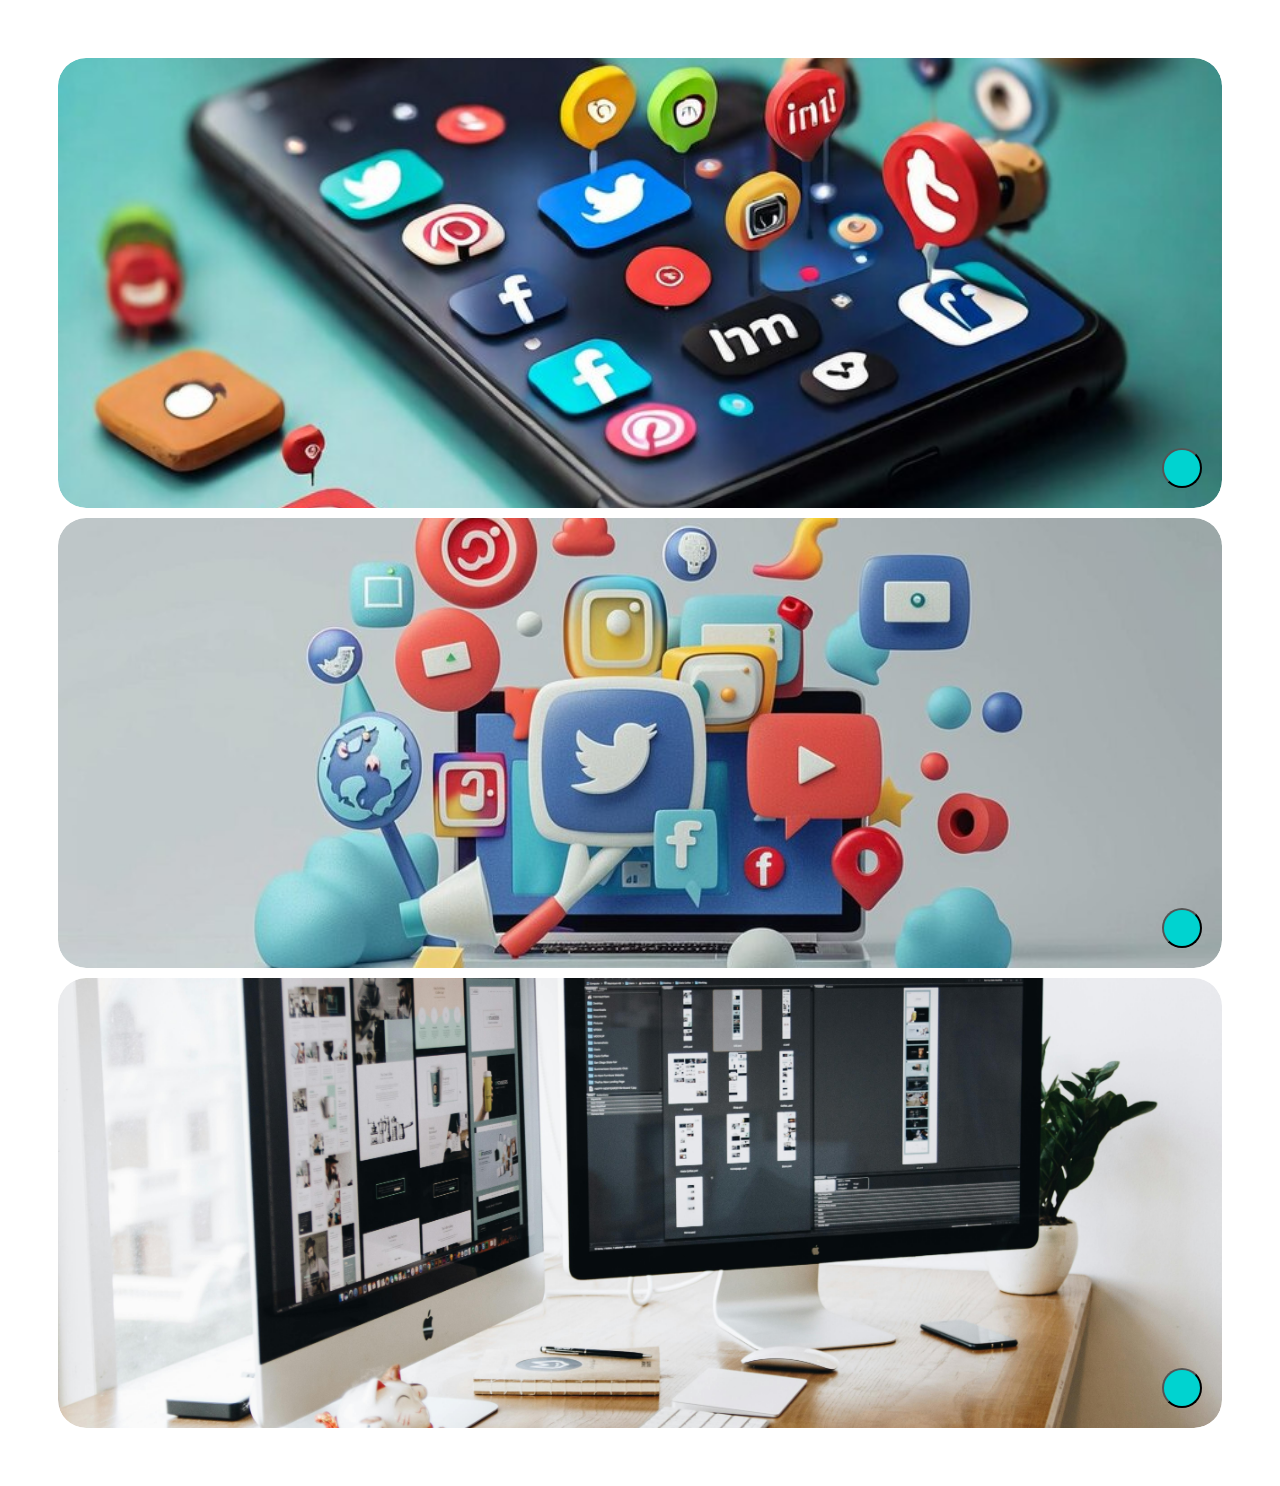
<file: trial.htm>
<html lang="en">
<head>
    <meta charset="UTF-8">
    <meta name="viewport" content="width=device-width, initial-scale=1.0">
    <title>Others</title>
    <link rel="stylesheet" href="Css/Addons.css">
</head>
<body>

    <!-- Others Section -->
 <section class="new-section">
    <div class="container mx-auto px-6 py-8">
        <div class="grid grid-cols-1 md:grid-cols-3 gap-8">
            <div class="card">
                <img src="img/Social.jpg" alt="Design System Basic">
                <div class="card-content">
                    <h3 class="card-title">Design System Basic</h3>
                    <p class="card-author">by Ramon Jeruk Purut</p>
                </div>
                <button class="card-button">
                    <i class="fas fa-arrow-right"></i>
                </button>
            </div>
            <div class="card">
                <img src="img/dl.beatsnoop.com-high-958e7703c1ca3f986d.jpg" alt="Fundamental of UI/UX Design">
                <div class="card-content">
                    <h3 class="card-title">Fundamental of UI/UX Design</h3>
                    <p class="card-author">by Wildan Payak</p>
                </div>
                <button class="card-button">
                    <i class="fas fa-arrow-right"></i>
                </button>
            </div>
            <div class="card">
                <img src="img/Grp.jpg" alt="How To Be Product Designer">
                <div class="card-content">
                    <h3 class="card-title">How To Be Product Designer</h3>
                    <p class="card-author">by Vicky Gudang Garam</p>
                </div>
                <button class="card-button">
                    <i class="fas fa-arrow-right"></i>
                </button>
            </div>
        </div>
    </div>
</section>



</body>
</html>
</file>
<file: Css/Addons.css>
/* Global styles */
body {
    font-family: "Righteous", sans-serif;
    font-weight: 400;
    font-style: normal;
}

.container {
    max-width: 1200px;
    margin: 0 auto;
    padding: 0 20px;
}

/* Our Services Section */
.bg-service {
    background-size: cover;
    background-position: center;
}

.service-card {
    background: transparent;
    padding: 1.5rem;
    border-radius: 0.5rem;
    transition: background-color 0.3s ease;
}

.service-card h4 {
    font-size: 1.25rem;
    font-weight: 600;
    color: #69b9ed; /* Initial color matching the icon box color */
    transition: color 0.3s ease;
}

.service-card p {
    color: #9CA3AF;
    transition: color 0.3s ease; /* Added transition for paragraph color */
}

/* Apply hover effect to h4, p, and .icon.bg-blue-500 inside .service-card */
.service-card:hover h4,
.service-card:hover p,
.service-card:hover .icon.bg-blue-500 {
    color: #FFFFFF; /* Color of h4, p, and .icon.bg-blue-500 on hover */
}

.icon {
    width: 3rem;
    height: 3rem;
    display: flex;
    align-items: center;
    justify-content: center;
    border-radius: 9999px;
}

.icon.bg-blue-500 {
    background-color: #69b9ed; /* Tailwind blue-500 */
}

@media (max-width: 640px) {
    .service-card {
        padding: 1rem;
    }

    .service-card h4 {
        font-size: 1rem;
    }

    .service-card p {
        font-size: 0.875rem;
    }

    .icon {
        width: 2rem;
        height: 2rem;
        padding: 0.5rem;
    }
}

/* Dark background and form styling */
.bg-dark {
    background: #0e0f1a; /* dark background color */
    color: #ffffff;
}

.illustration {
    width: 100%;
    max-width: 400px; /* Ensure the illustration doesn't fill the entire container */
    height: auto;
}

#contact-form input {
    background: rgba(255, 255, 255, 0.1);
    color: #ffffff;
}

#contact-form input::placeholder {
    color: #b0b3c1;
}

#contact-form input:focus {
    outline: none;
    border-color: #6b46c12e; /* purple border color */
    box-shadow: 0 0 0 3px rgba(107, 70, 193, 0.5);
}

#contact-form button {
    background: #0325d227;
    transition: background 0.3s ease;
}

#contact-form button:hover {
    background: #e5930f85;
}

.logo-container {
    display: flex;
    justify-content: center;
    align-items: center;
    max-width: 100%;
    height: auto;
}

.logo-container img {
    max-width: 100%;
    height: auto;
}

.section p {
    color: #ffffff; /* Light paragraph text */
}



/* Container Styles */
.container {
    max-width: 1200px;
    margin: 0 auto;
    padding: 0 20px;
}

/* New Section Styles */
.new-section {
    padding: 40px 20px;
    color: #ffffff;
    text-align: center;
}

.new-section .card-container {
    display: flex;
    flex-wrap: wrap;
    justify-content: space-between; /* Space out the cards evenly */
}

.new-section .card {
    position: relative;
    overflow: hidden;
    border-radius: 28px;
    margin: 10px;
    transition: transform 0.3s;
    height: 450px; /* Set the height of the card */
    background: none; /* Remove any background color */
    border: none; /* Remove any border */
    flex: 0 1 calc(33.333% - 20px); /* Flex-basis for three columns */
    box-sizing: border-box; /* Ensures padding and border are included in width */
}

@media (max-width: 768px) {
    .new-section .card {
        flex: 0 1 calc(100% - 20px); /* Full width for smaller screens */
    }
}

.new-section .card:hover {
    transform: scale(1.05);
}

.new-section .card img {
    width: 100%;
    height: 100%;
    object-fit: cover;
    border-radius: 28px;
}

.new-section .card::before {
    content: '';
    position: absolute;
    top: 0;
    left: 0;
    width: 100%;
    height: 100%;
    border-radius: 28px;
    z-index: 1;
}

.new-section .card-content {
    position: absolute;
    bottom: 0;
    left: 0;
    right: 0;
    padding: 20px;
    background: linear-gradient(to bottom, rgba(1, 6, 54, 0.337), rgba(0, 0, 0, 0.7));
    border-radius: 0 0 28px 28px;
    opacity: 0;
    transition: opacity 0.3s, background 0.3s;
    z-index: 2;
}

.new-section .card:hover .card-content {
    opacity: 1;
}

.new-section .card-title {
    font-size: 1.5rem;
    margin-bottom: 10px;
    color: #fff;
}

.new-section .card-author {
    font-size: 1rem;
    color: #aaa;
    margin-bottom: 20px;
}

.new-section .card-button {
    position: absolute;
    bottom: 20px;
    right: 20px;
    width: 40px;
    height: 40px;
    background: #00d3d0;
    border-radius: 50%;
    display: flex;
    align-items: center;
    justify-content: center;
    cursor: pointer;
    transition: background-color 0.3s;
    z-index: 2;
}

.new-section .card-button i {
    color: #fff;
    font-size: 1rem;
}

.new-section .card-button:hover {
    background: #fff;
}

.new-section .card-button:hover i {
    color: #00d3d0;
}
</file>
